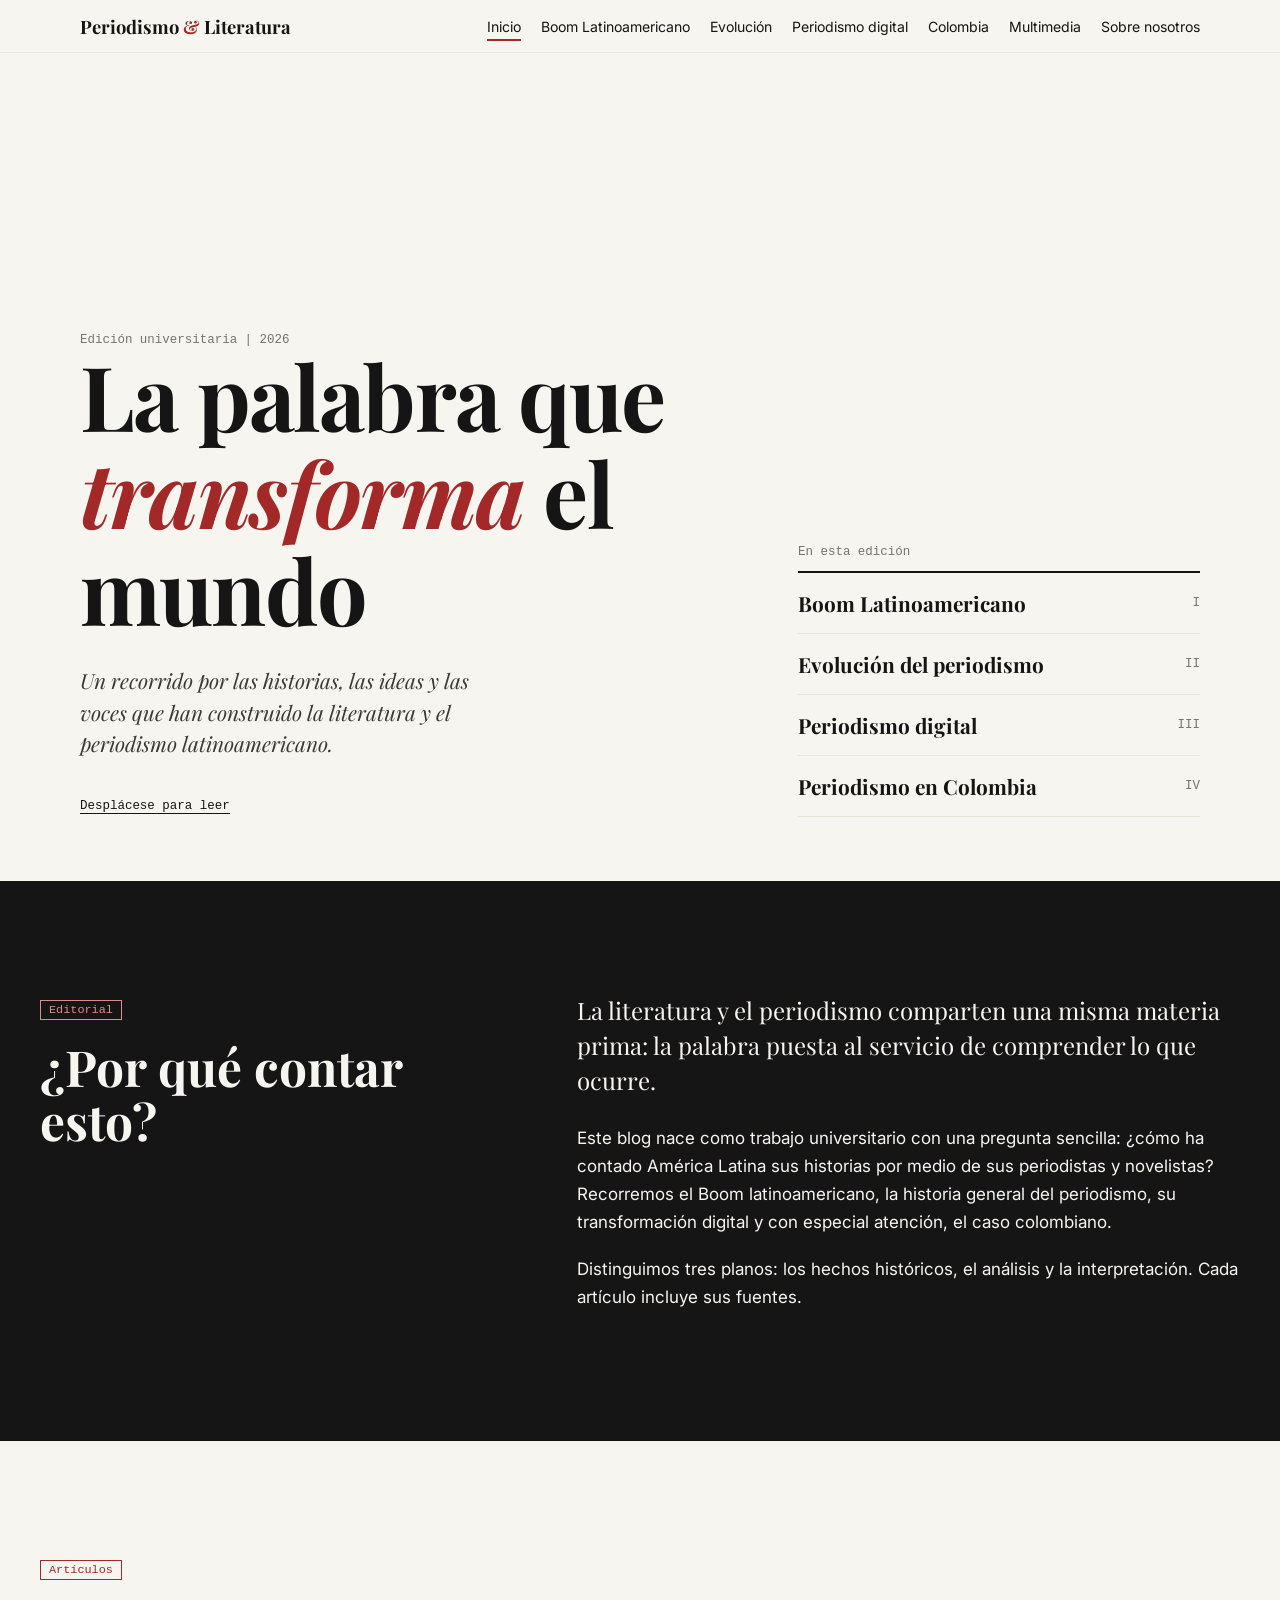
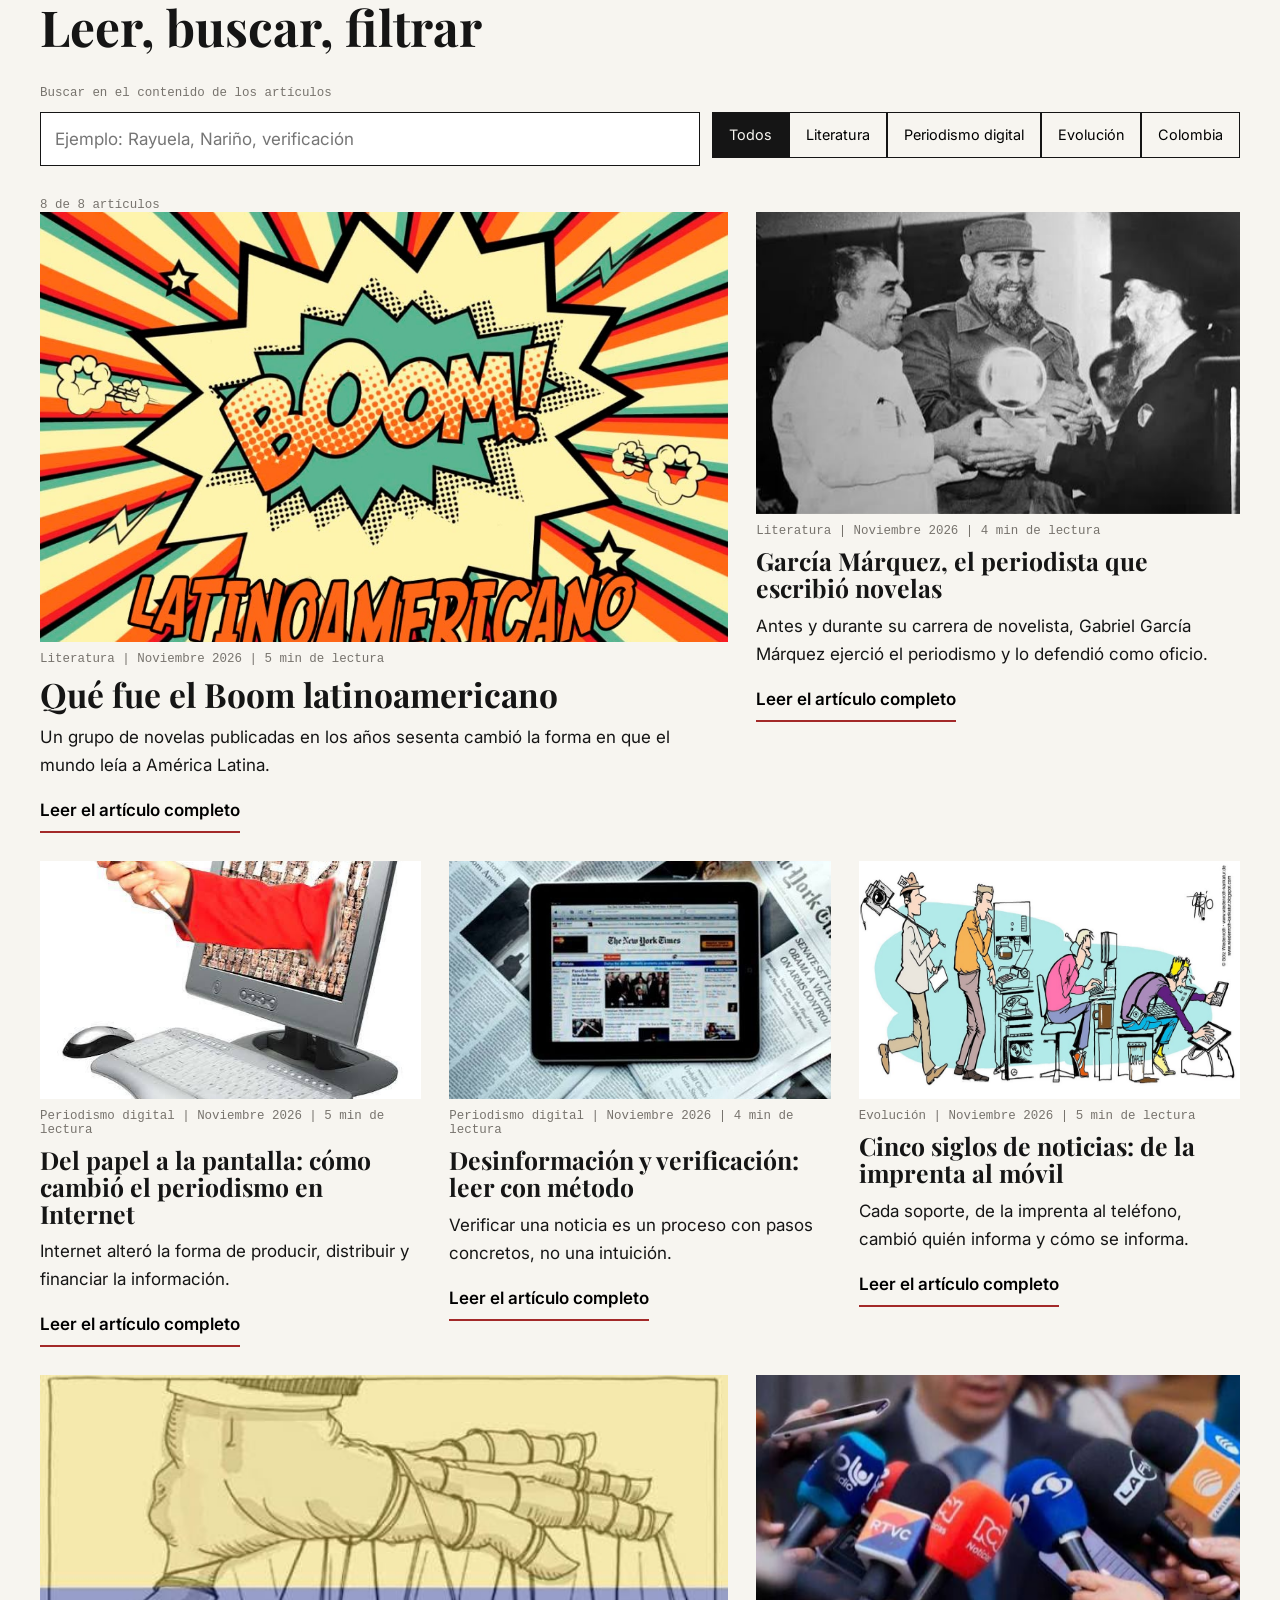
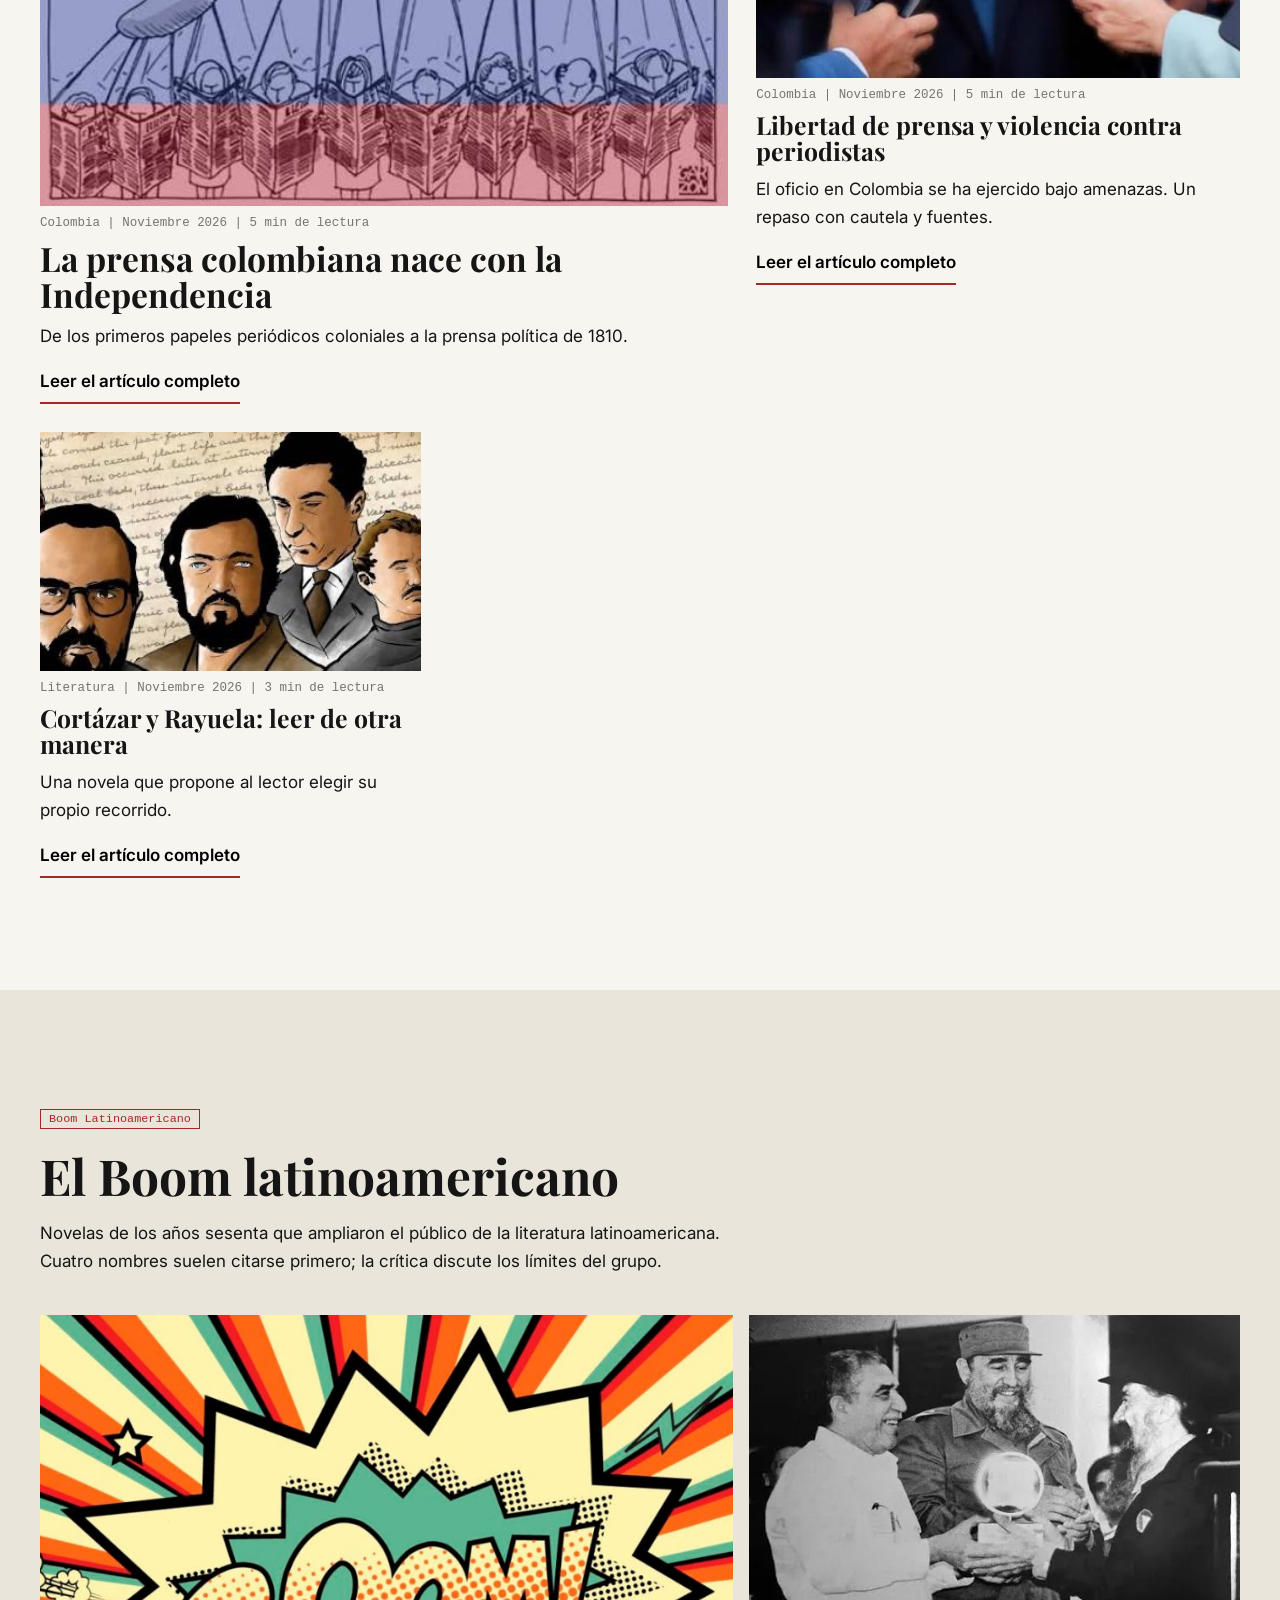
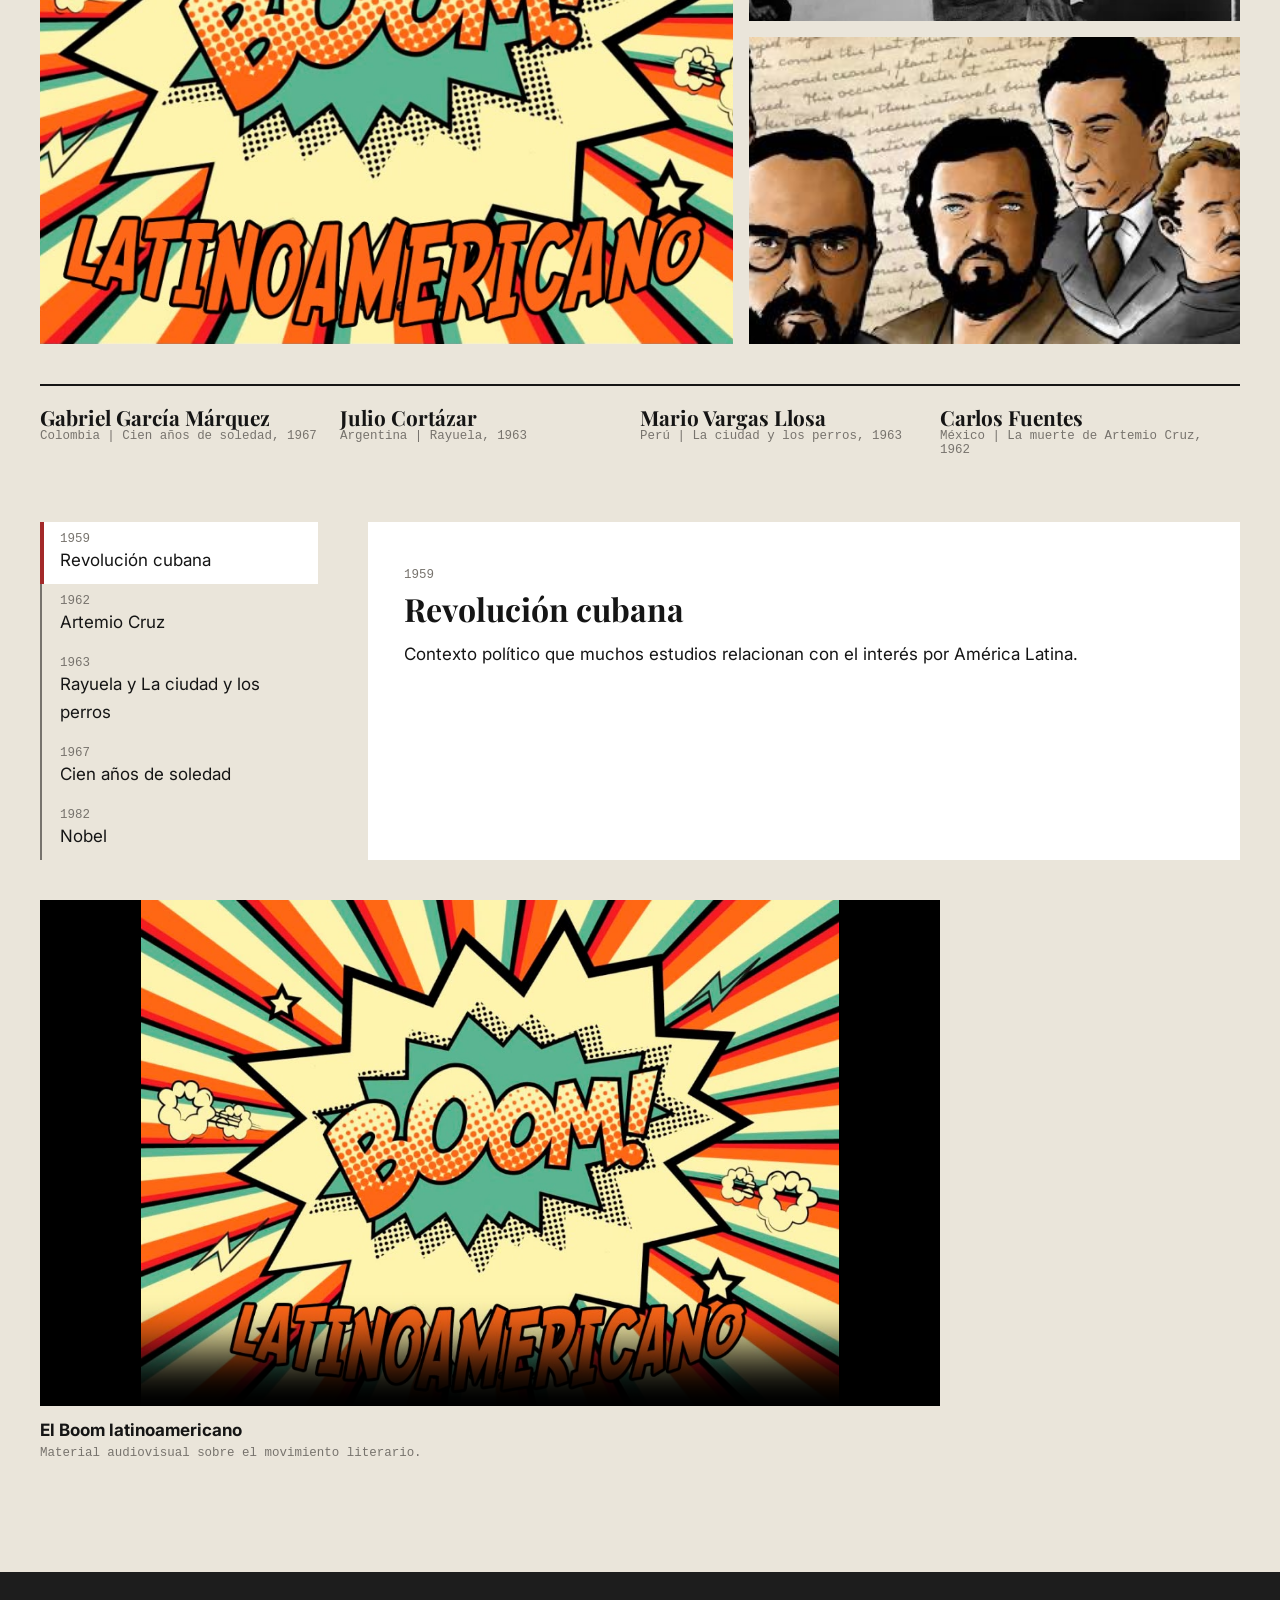
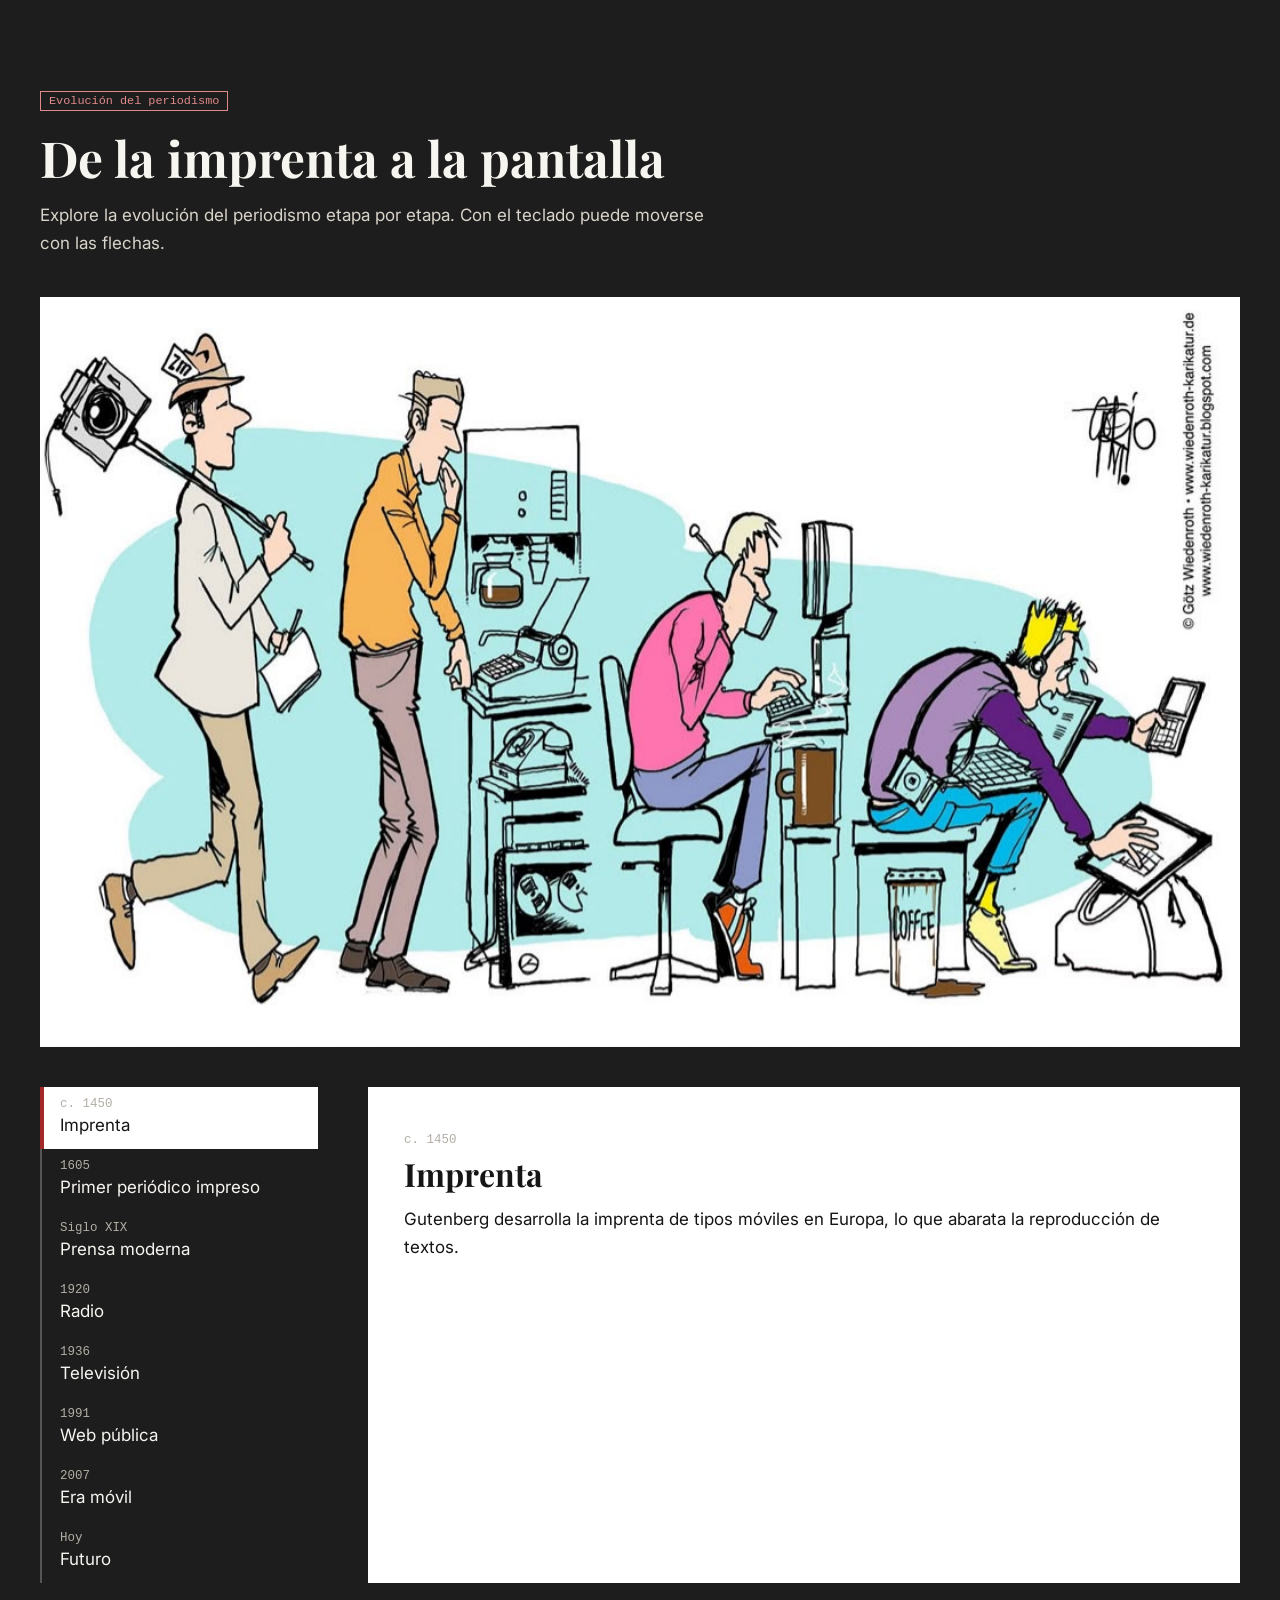
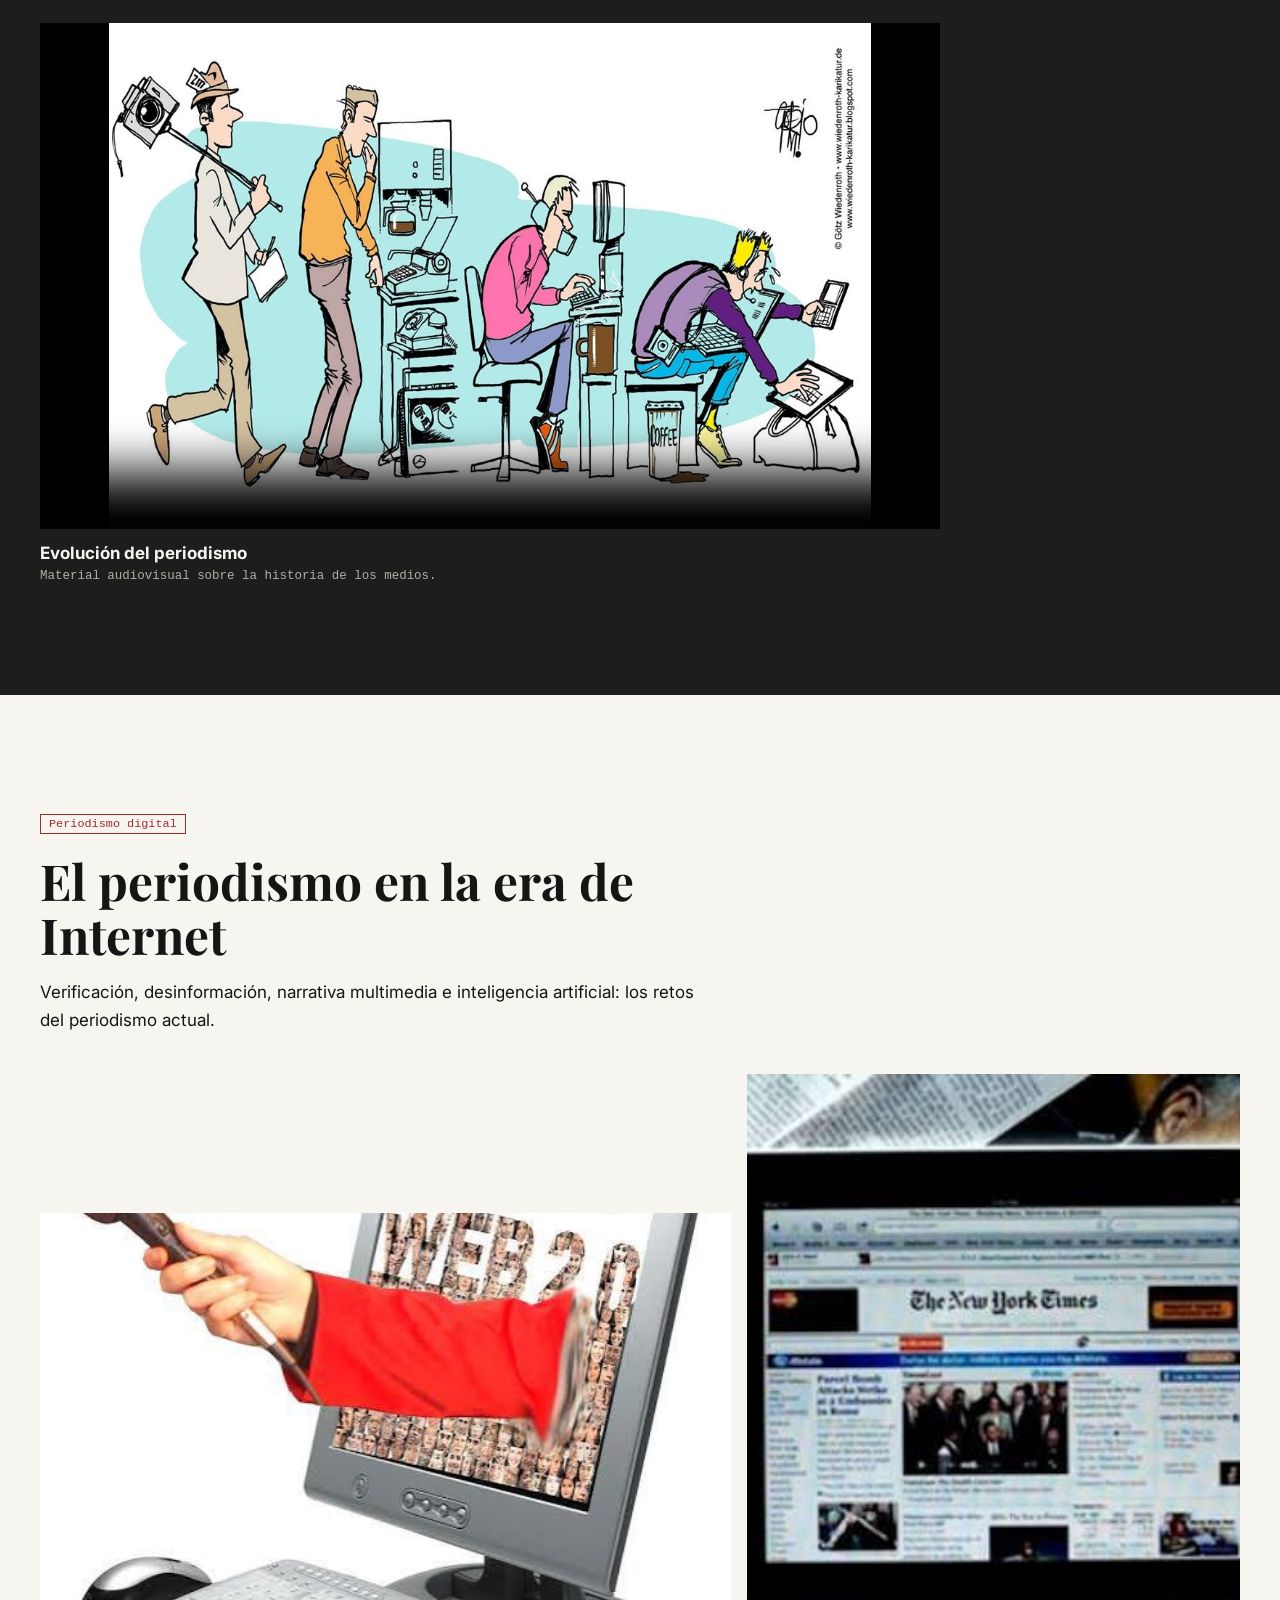
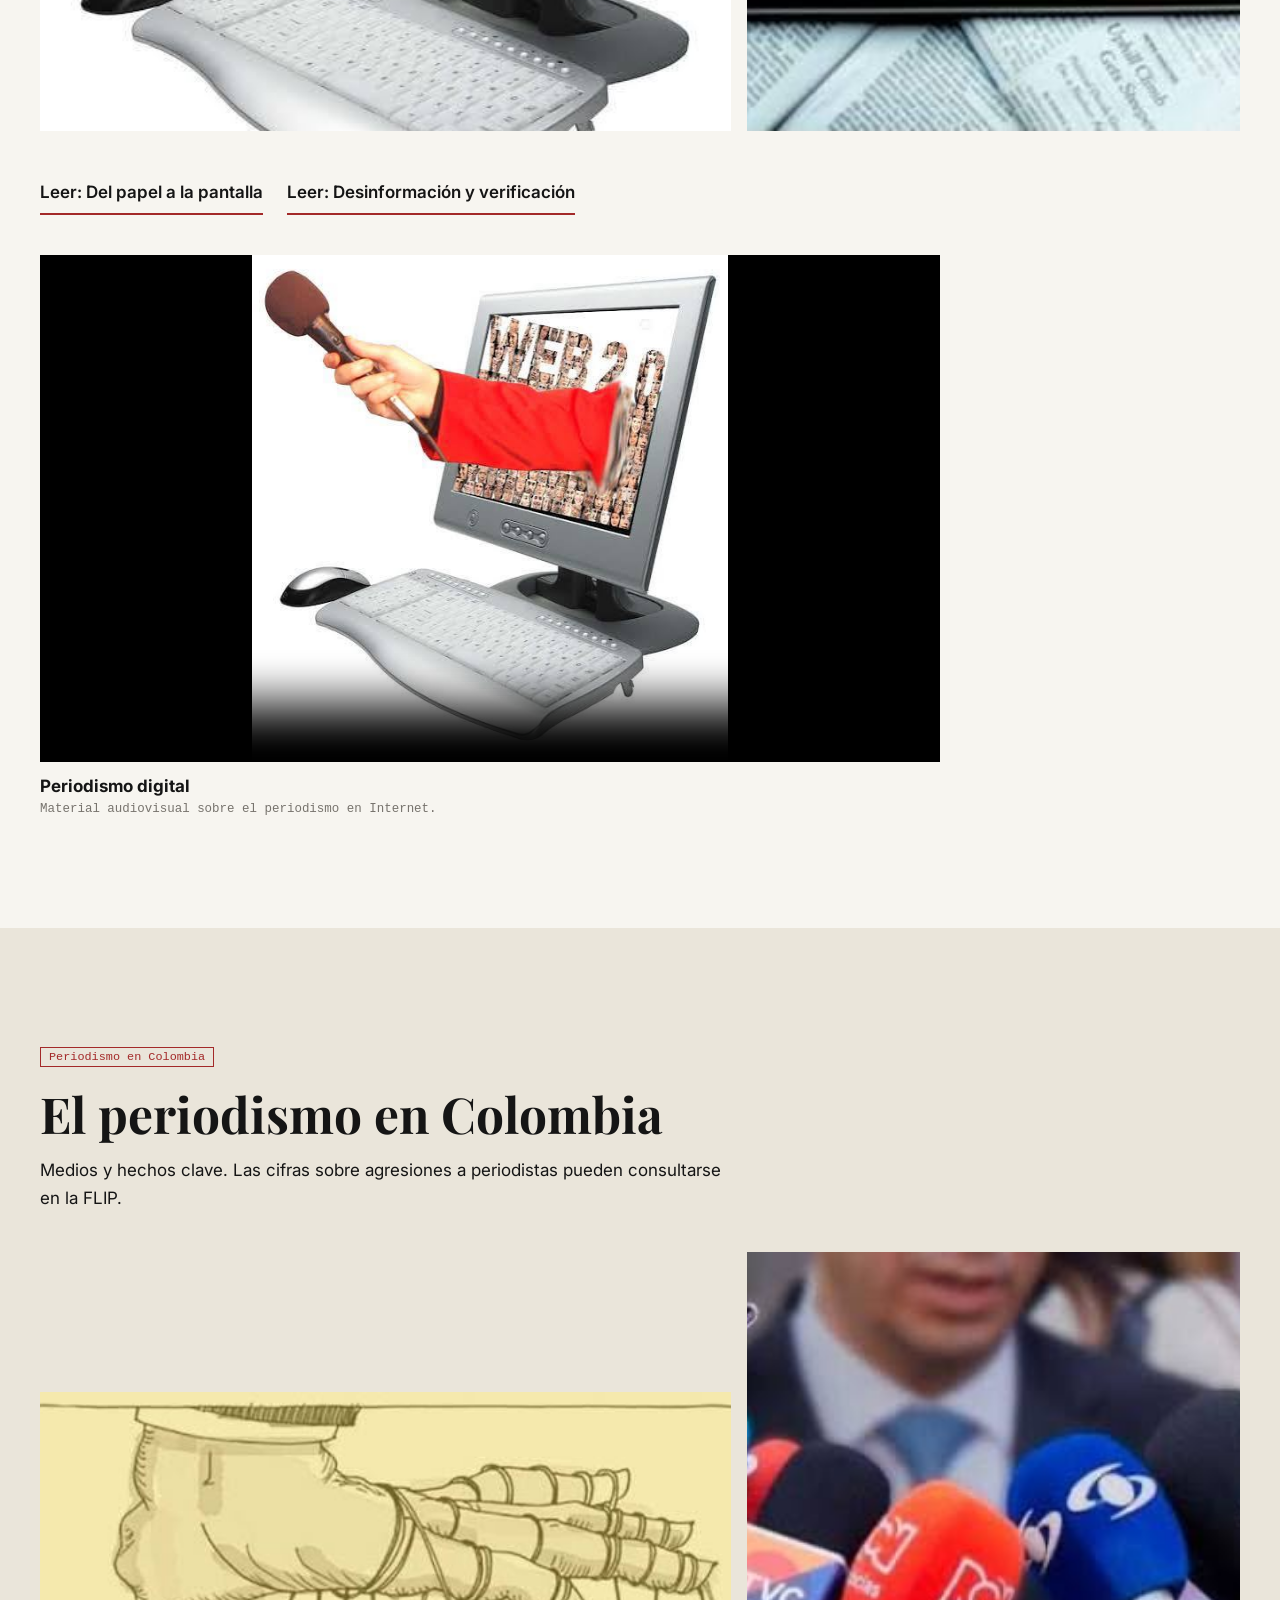
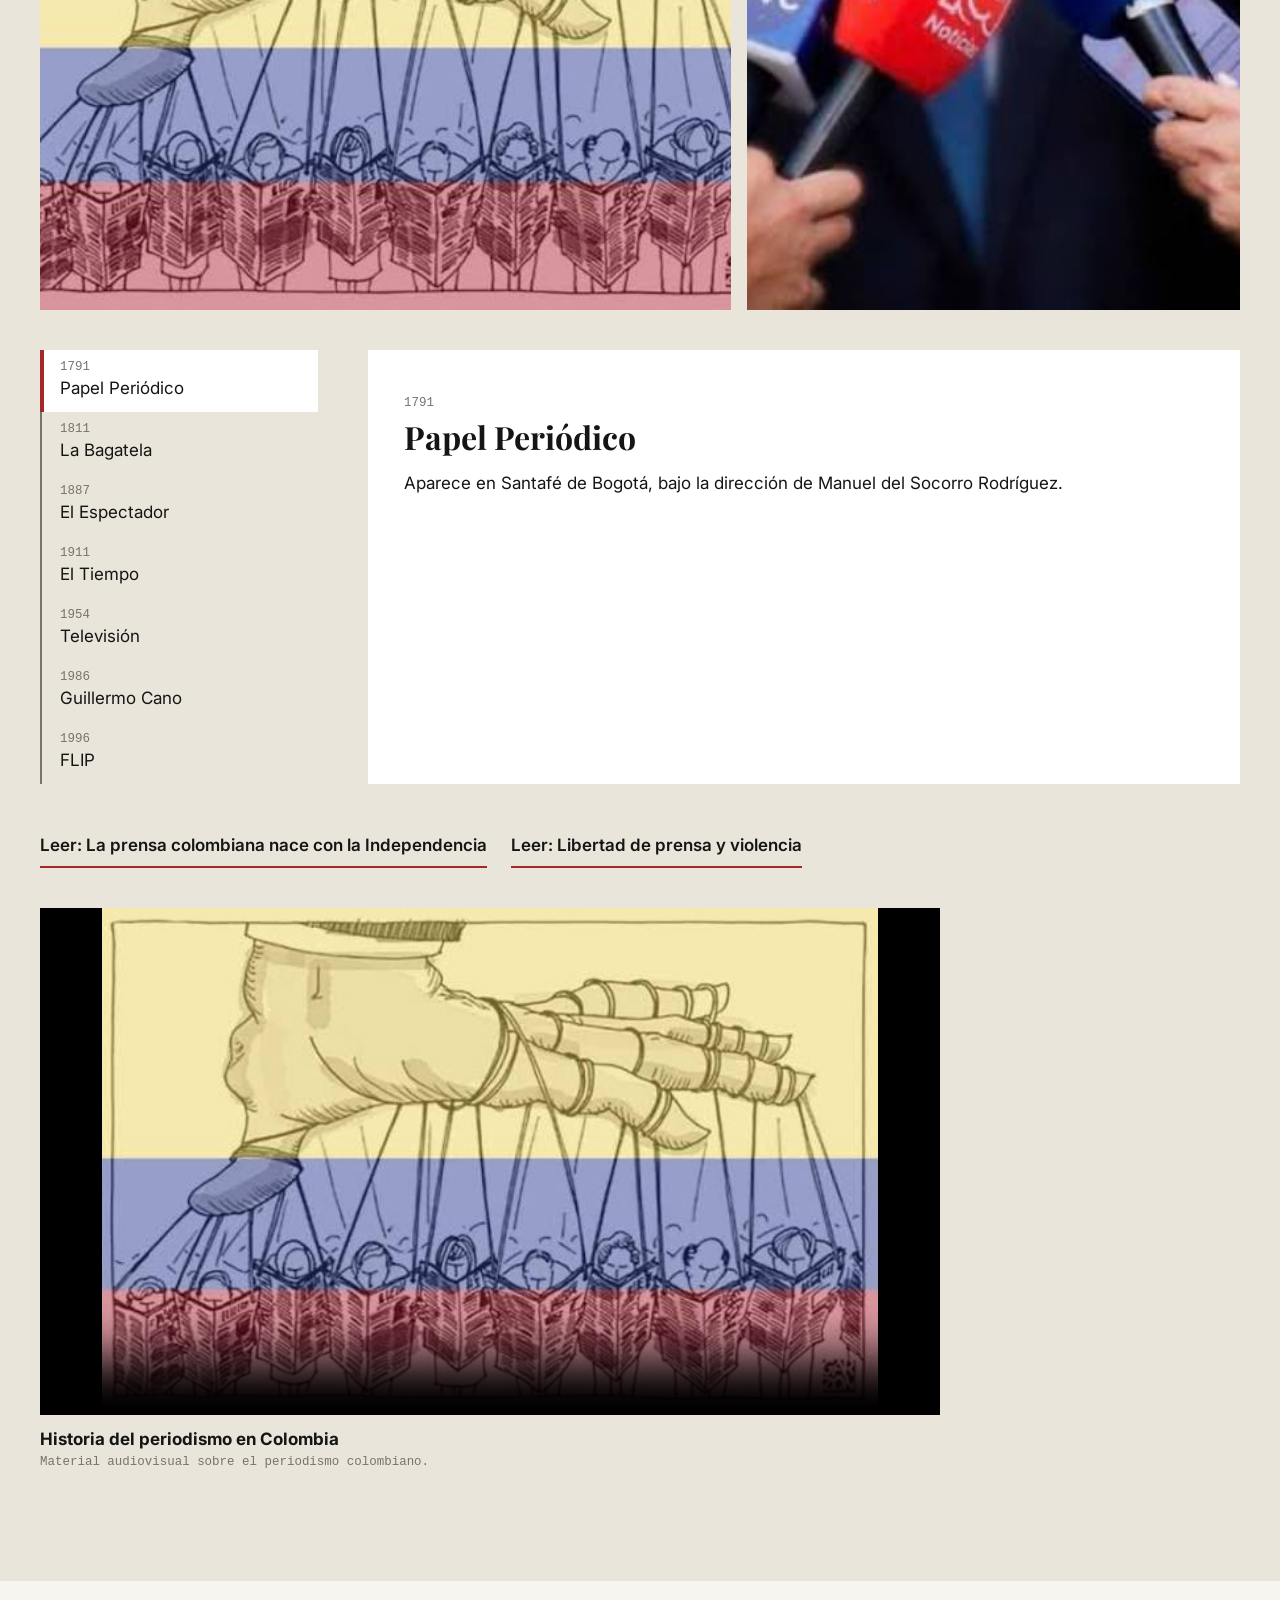
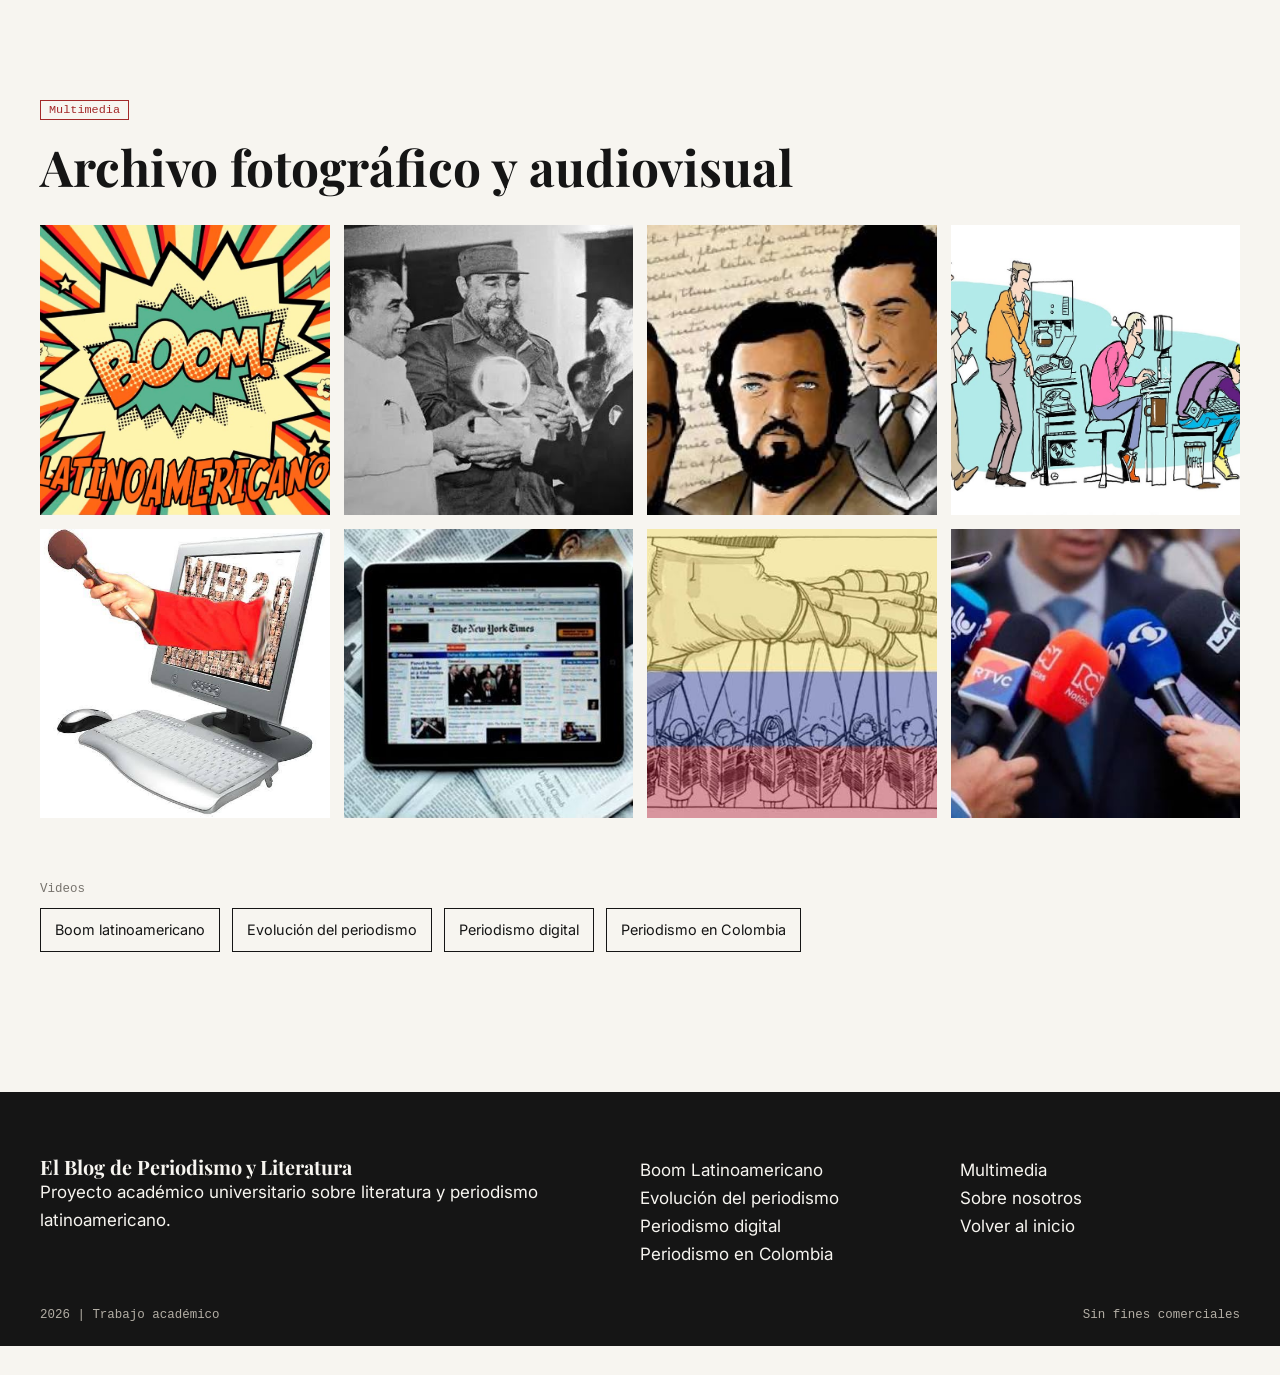
<file: index.html>
<!doctype html>
<html lang="es">

<head>
    <meta charset="utf-8">
    <meta name="viewport" content="width=device-width,initial-scale=1">
    <link rel="preconnect" href="https://fonts.googleapis.com">
    <link rel="preconnect" href="https://fonts.gstatic.com" crossorigin>
    <link
        href="https://fonts.googleapis.com/css2?family=Inter:wght@400;600&family=Playfair+Display:ital,wght@0,700;1,700&display=swap"
        rel="stylesheet">
    <link rel="icon"
        href="data:image/svg+xml,%3Csvg xmlns=%27http://www.w3.org/2000/svg%27 viewBox=%270 0 32 32%27%3E%3Crect width=%2732%27 height=%2732%27 fill=%27%23151515%27/%3E%3Ctext x=%278%27 y=%2724%27 font-size=%2722%27 fill=%27%23A32929%27 font-family=%27serif%27%3EP%3C/text%3E%3C/svg%3E">
    <title>El Blog de Periodismo y Literatura</title>
    <meta name="description"
        content="Revista digital universitaria sobre el Boom latinoamericano, el periodismo digital, la evolución del periodismo y el periodismo en Colombia.">
    <meta property="og:title" content="El Blog de Periodismo y Literatura">
    <meta property="og:description"
        content="Historias, ideas y voces de la literatura y el periodismo latinoamericano.">
    <meta property="og:type" content="website">
    <link rel="stylesheet" href="css/styles.css">
    <link rel="stylesheet" href="css/animations.css">
</head>

<body>
    <a class="skip" href="#main">Saltar al contenido</a>
    <div id="progress" aria-hidden="true"></div>
    <header class="top">
        <div class="bar"><a class="logo" href="#inicio">Periodismo <span>&amp;</span> Literatura</a>
            <button id="burger" aria-expanded="false" aria-controls="menu">Menú</button>
            <nav aria-label="Principal">
                <ul id="menu">
                    <li><a href="#inicio">Inicio</a></li>
                    <li><a href="#boom">Boom Latinoamericano</a></li>
                    <li><a href="#evolucion">Evolución</a></li>
                    <li><a href="#digital">Periodismo digital</a></li>
                    <li><a href="#colombia">Colombia</a></li>
                    <li><a href="#multimedia">Multimedia</a></li>
                    <li><a href="pages/sobre-nosotros.html">Sobre nosotros</a></li>
                </ul>
            </nav>
        </div>
    </header>
    <main id="main">
        <section id="inicio" style="padding:0">
            <div class="hero">
                <div>
                    <p class="meta">Edición universitaria | 2026</p>
                    <h1><span class="w" style="--i:0">La</span> <span class="w" style="--i:1">palabra</span> <span
                            class="w" style="--i:2">que</span> <em class="w" style="--i:3">transforma</em> <span
                            class="w" style="--i:4">el</span> <span class="w" style="--i:5">mundo</span></h1>
                    <p class="sub">Un recorrido por las historias, las ideas y las voces que han construido la
                        literatura y el periodismo latinoamericano.</p><a class="scroll" href="#editorial">Desplácese
                        para leer</a>
                </div>
                <aside aria-label="En esta edición">
                    <p class="meta" style="margin-bottom:12px">En esta edición</p>
                    <ul class="toc">
                        <li><a href="#boom">Boom Latinoamericano <span class="meta">I</span></a></li>
                        <li><a href="#evolucion">Evolución del periodismo <span class="meta">II</span></a></li>
                        <li><a href="#digital">Periodismo digital <span class="meta">III</span></a></li>
                        <li><a href="#colombia">Periodismo en Colombia <span class="meta">IV</span></a></li>
                    </ul>
                </aside>
            </div>
        </section>
        <section class="editorial" id="editorial">
            <div class="cols">
                <div><span class="tag">Editorial</span>
                    <h2>¿Por qué contar esto?</h2>
                </div>
                <div class="reveal">
                    <p class="lead">La literatura y el periodismo comparten una misma materia prima: la palabra puesta
                        al servicio de comprender lo que ocurre.</p>
                    <p>Este blog nace como trabajo universitario con una pregunta sencilla: ¿cómo ha contado América
                        Latina sus historias por medio de sus periodistas y novelistas? Recorremos el Boom latinoamericano, la historia general
                        del periodismo, su transformación digital y con especial atención, el caso colombiano.</p>
                    <p>Distinguimos tres planos: los hechos históricos, el análisis y la interpretación. Cada artículo
                        incluye sus fuentes.</p>
                </div>
            </div>
        </section>
        <section id="articulos">
            <div class="wrap"><span class="tag">Artículos</span>
                <h2>Leer, buscar, filtrar</h2>
                <div class="tools"><label for="search" class="meta" style="width:100%">Buscar en el contenido de los
                        artículos</label><input id="search" type="search"
                        placeholder="Ejemplo: Rayuela, Nariño, verificación">
                    <div id="chips" role="group" aria-label="Filtrar por categoría"></div>
                </div>
                <p class="meta" id="count" aria-live="polite"></p>
                <div class="grid" id="cards"></div>
                <p id="empty">Ningún artículo coincide. Pruebe con otra palabra o cambie la categoría.</p>
            </div>
        </section>
        <section id="boom" class="band">
            <div class="wrap"><span class="tag">Boom Latinoamericano</span>
                <h2>El Boom latinoamericano</h2>
                <p class="reveal lede">Novelas de los años sesenta que ampliaron el público de la literatura
                    latinoamericana. Cuatro nombres suelen citarse primero; la crítica discute los límites del grupo.
                </p>
                <div class="mosaic">
                    <figure class="frame "><img src="images/BoomLatinoamericano.jpeg"
                            alt="Imagen sobre el Boom latinoamericano" loading="lazy" decoding="async"
                            onerror="this.remove()">
                        <div class="ph">BoomLatinoamericano.jpeg<br>(pendiente)</div>
                    </figure>
                    <figure class="frame "><img src="images/BoomLatinoamericano2.jpeg"
                            alt="Segunda imagen sobre el Boom latinoamericano" loading="lazy" decoding="async"
                            onerror="this.remove()">
                        <div class="ph">BoomLatinoamericano2.jpeg<br>(pendiente)</div>
                    </figure>
                    <figure class="frame "><img src="images/BoomLatinoamericano3.jpeg"
                            alt="Tercera imagen sobre el Boom latinoamericano" loading="lazy" decoding="async"
                            onerror="this.remove()">
                        <div class="ph">BoomLatinoamericano3.jpeg<br>(pendiente)</div>
                    </figure>
                </div>
                <div class="authors reveal">
                    <div>
                        <h3>Gabriel García Márquez</h3>
                        <p class="meta">Colombia | Cien años de soledad, 1967</p>
                    </div>
                    <div>
                        <h3>Julio Cortázar</h3>
                        <p class="meta">Argentina | Rayuela, 1963</p>
                    </div>
                    <div>
                        <h3>Mario Vargas Llosa</h3>
                        <p class="meta">Perú | La ciudad y los perros, 1963</p>
                    </div>
                    <div>
                        <h3>Carlos Fuentes</h3>
                        <p class="meta">México | La muerte de Artemio Cruz, 1962</p>
                    </div>
                </div>
                <div class="tl" data-tl="boom"></div>
                <div data-video="boom"></div>
            </div>
        </section>
        <section id="evolucion" class="dark">
            <div class="wrap"><span class="tag">Evolución del periodismo</span>
                <h2>De la imprenta a la pantalla</h2>
                <p class="lede" style="margin-bottom:var(--s5)">Explore la evolución del periodismo etapa por etapa. Con
                    el teclado puede moverse con las flechas.</p>
                <figure class="frame wide"><img src="images/EvolucionDelPeriodismo.jpeg"
                        alt="Imagen sobre la evolución del periodismo" loading="lazy" decoding="async"
                        onerror="this.remove()">
                    <div class="ph">EvolucionDelPeriodismo.jpeg<br>(pendiente)</div>
                </figure>
                <div class="tl" data-tl="evo"></div>
                <div data-video="evo"></div>
            </div>
        </section>
        <section id="digital">
            <div class="wrap"><span class="tag">Periodismo digital</span>
                <h2>El periodismo en la era de Internet</h2>
                <p class="lede">Verificación, desinformación, narrativa multimedia e inteligencia artificial: los retos
                    del periodismo actual.</p>
                <div class="duo">
                    <figure class="frame "><img src="images/PeriodismoDigital.jpeg"
                            alt="Imagen sobre el periodismo digital" loading="lazy" decoding="async"
                            onerror="this.remove()">
                        <div class="ph">PeriodismoDigital.jpeg<br>(pendiente)</div>
                    </figure>
                    <figure class="frame "><img src="images/PeriodismoDigital2.jpeg"
                            alt="Segunda imagen sobre el periodismo digital" loading="lazy" decoding="async"
                            onerror="this.remove()">
                        <div class="ph">PeriodismoDigital2.jpeg<br>(pendiente)</div>
                    </figure>
                </div>
                <p class="more"><a href="#articulos" data-open="a3">Leer: Del papel a la pantalla</a><a
                        href="#articulos" data-open="a4">Leer: Desinformación y verificación</a></p>
                <div data-video="dig"></div>
            </div>
        </section>
        <section id="colombia" class="band">
            <div class="wrap"><span class="tag">Periodismo en Colombia</span>
                <h2>El periodismo en Colombia</h2>
                <p class="lede">Medios y hechos clave. Las cifras sobre agresiones a periodistas pueden consultarse en
                    la FLIP.</p>
                <div class="duo">
                    <figure class="frame "><img src="images/PeriodismoEnColombia.jpeg"
                            alt="Imagen sobre el periodismo en Colombia" loading="lazy" decoding="async"
                            onerror="this.remove()">
                        <div class="ph">PeriodismoEnColombia.jpeg<br>(pendiente)</div>
                    </figure>
                    <figure class="frame "><img src="images/PeriodismoEnColombia2.jpeg"
                            alt="Segunda imagen sobre el periodismo en Colombia" loading="lazy" decoding="async"
                            onerror="this.remove()">
                        <div class="ph">PeriodismoEnColombia2.jpeg<br>(pendiente)</div>
                    </figure>
                </div>
                <div class="tl" data-tl="col"></div>
                <p class="more"><a href="#articulos" data-open="a6">Leer: La prensa colombiana nace con la
                        Independencia</a><a href="#articulos" data-open="a7">Leer: Libertad de prensa y violencia</a>
                </p>
                <div data-video="col"></div>
            </div>
        </section>
        <section id="multimedia">
            <div class="wrap"><span class="tag">Multimedia</span>
                <h2>Archivo fotográfico y audiovisual</h2>
                <div class="gallery" id="gallery"></div>
                <p class="meta" style="margin-bottom:12px">Videos</p>
                <div class="vlinks"><a href="#boom">Boom latinoamericano</a><a href="#evolucion">Evolución del
                        periodismo</a><a href="#digital">Periodismo digital</a><a href="#colombia">Periodismo en
                        Colombia</a></div>
            </div>
        </section>
    </main>
    <dialog id="reader" aria-label="Artículo">
        <div class="dlg"></div>
    </dialog>
    <dialog id="lightbox" aria-label="Imagen ampliada">
        <div class="dlg"></div>
    </dialog>
    <footer>
        <div class="wrap">
            <div>
                <h3>El Blog de Periodismo y Literatura</h3>
                <p>Proyecto académico universitario sobre literatura y periodismo latinoamericano.</p>
            </div>
            <nav aria-label="Pie">
                <ul>
                    <li><a href="#boom">Boom Latinoamericano</a></li>
                    <li><a href="#evolucion">Evolución del periodismo</a></li>
                    <li><a href="#digital">Periodismo digital</a></li>
                    <li><a href="#colombia">Periodismo en Colombia</a></li>
                </ul>
            </nav>
            <ul>
                <li><a href="#multimedia">Multimedia</a></li>
                <li><a href="pages/sobre-nosotros.html">Sobre nosotros</a></li>
                <li><a href="#inicio">Volver al inicio</a></li>
            </ul>
        </div>
        <div class="end"><span>2026 | Trabajo académico</span><span>Sin fines comerciales</span></div>
    </footer>
    <button id="up" aria-label="Volver arriba">&uarr;</button>
    <script src="js/articles.js"></script>
    <script src="js/main.js"></script>
</body>

</html>
</file>
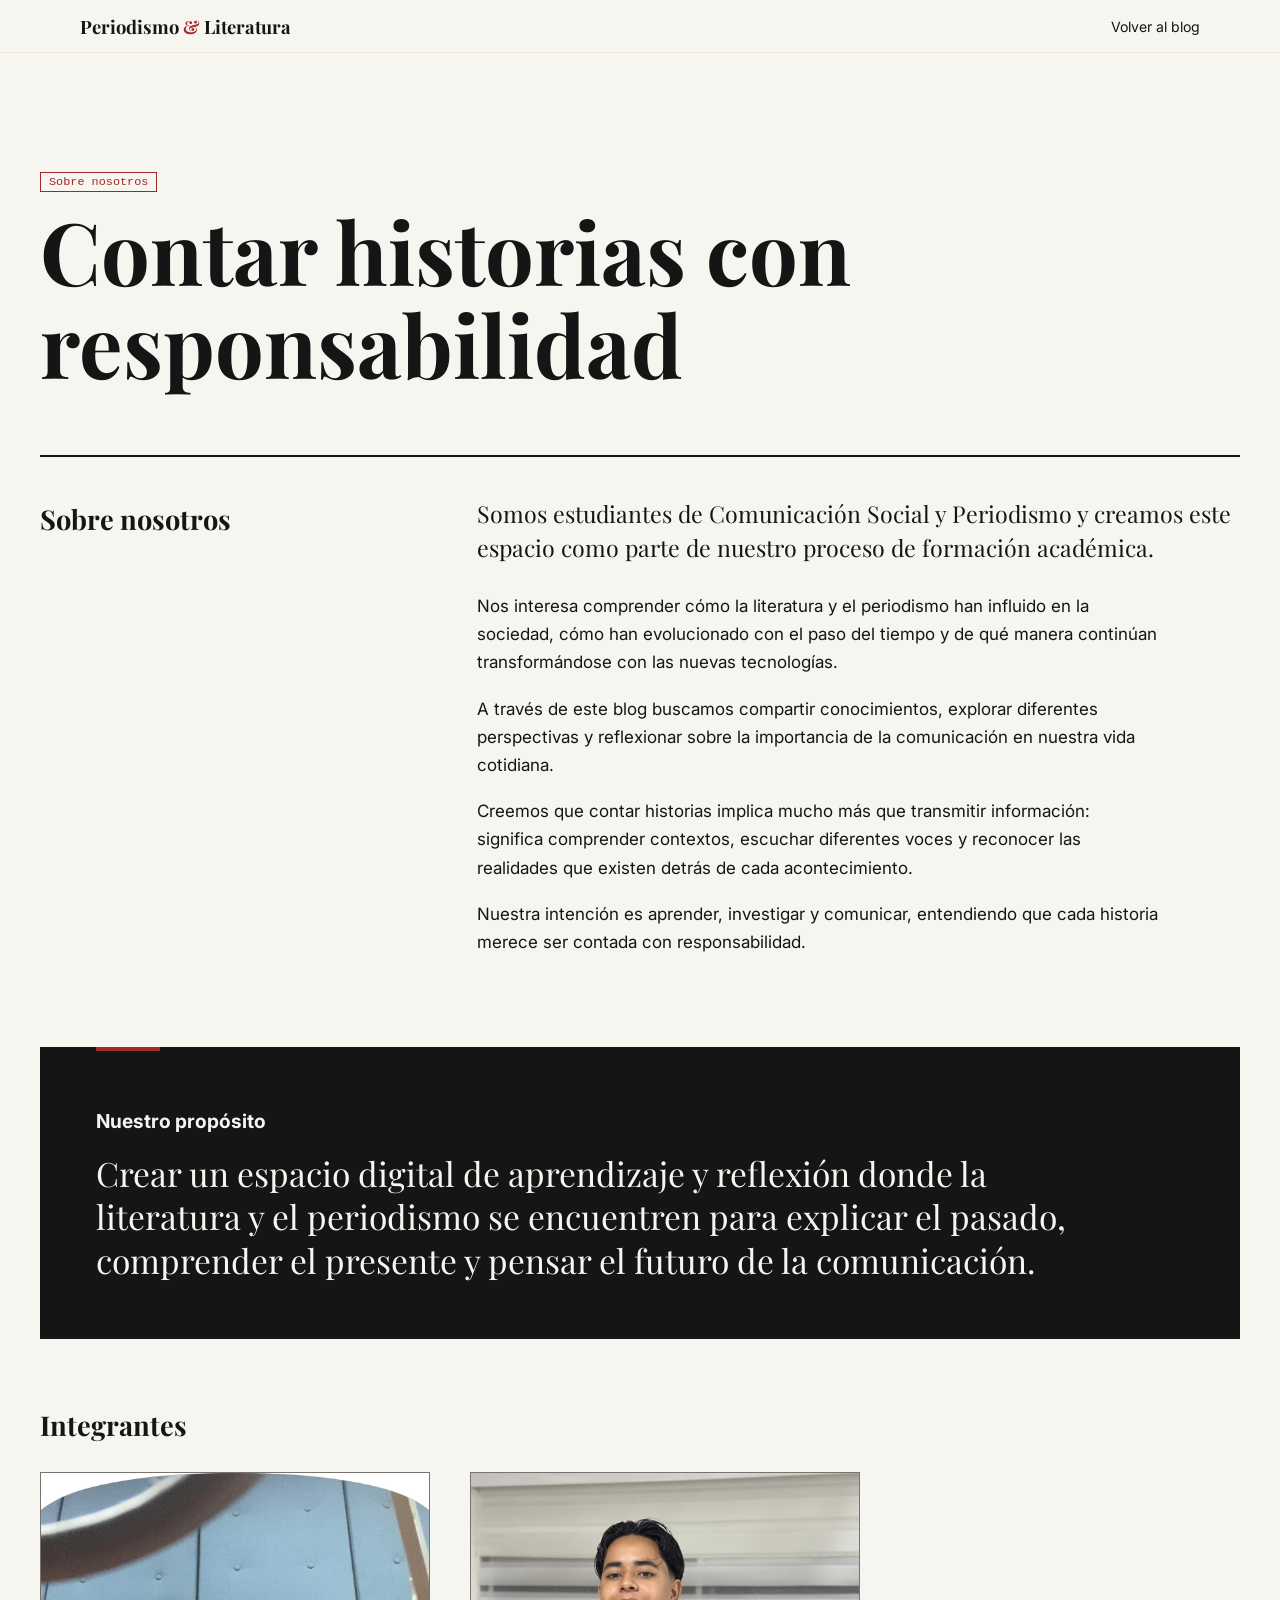
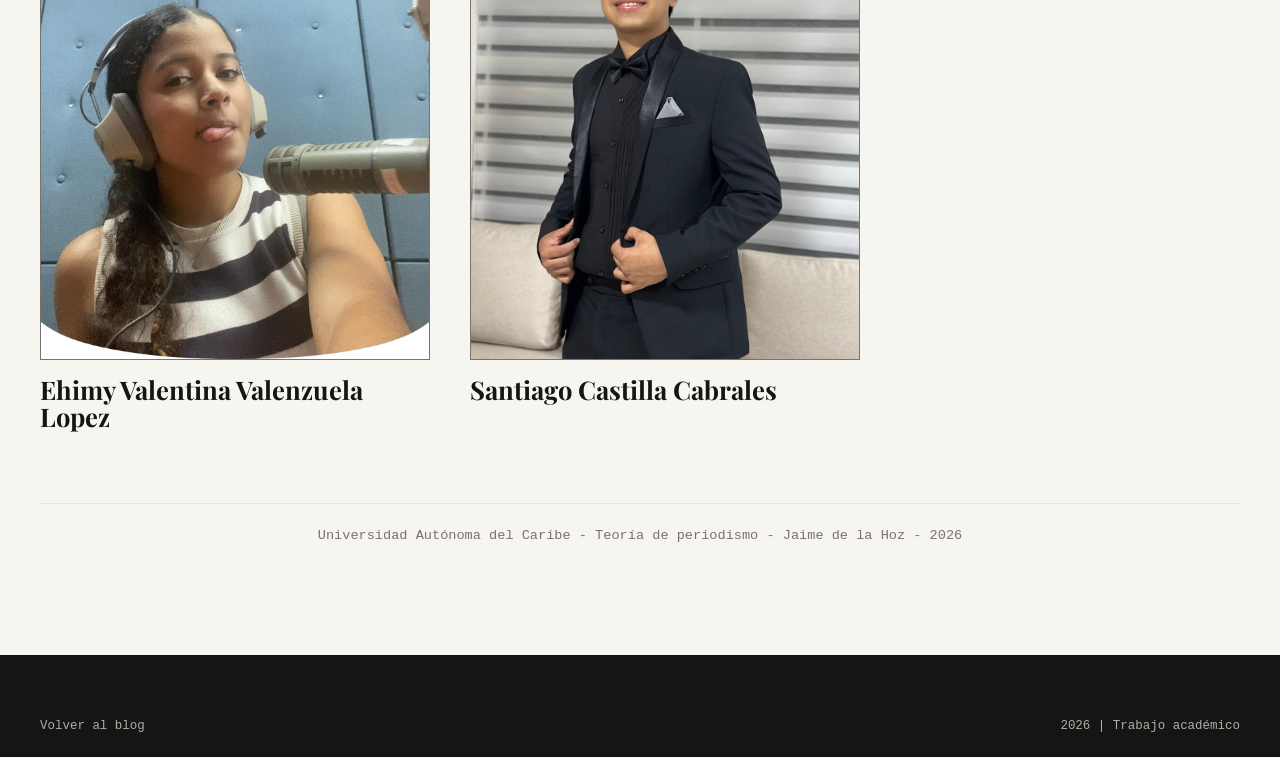
<file: pages/sobre-nosotros.html>
<!doctype html>
<html lang="es">

<head>
    <meta charset="utf-8">
    <meta name="viewport" content="width=device-width,initial-scale=1">
    <link rel="preconnect" href="https://fonts.googleapis.com">
    <link rel="preconnect" href="https://fonts.gstatic.com" crossorigin>
    <link
        href="https://fonts.googleapis.com/css2?family=Inter:wght@400;600&family=Playfair+Display:ital,wght@0,700;1,700&display=swap"
        rel="stylesheet">
    <link rel="icon"
        href="data:image/svg+xml,%3Csvg xmlns=%27http://www.w3.org/2000/svg%27 viewBox=%270 0 32 32%27%3E%3Crect width=%2732%27 height=%2732%27 fill=%27%23151515%27/%3E%3Ctext x=%278%27 y=%2724%27 font-size=%2722%27 fill=%27%23A32929%27 font-family=%27serif%27%3EP%3C/text%3E%3C/svg%3E">
    <title>Sobre nosotros | El Blog de Periodismo y Literatura</title>
    <meta name="description" content="Presentación del grupo y propósito académico del blog.">
    <link rel="stylesheet" href="../css/styles.css">
</head>

<body>
    <header class="top">
        <div class="bar"><a class="logo" href="../index.html">Periodismo <span>&amp;</span> Literatura</a>
            <nav aria-label="Principal"><a href="../index.html">Volver al blog</a></nav>
        </div>
    </header>
    <main id="main">
        <section>
            <div class="wrap"><span class="tag">Sobre nosotros</span>
                <h1 style="font-size:clamp(2.6rem,7vw,5.4rem);max-width:18ch;margin-bottom:var(--s6)">Contar historias
                    con responsabilidad</h1>
                <div class="about">
                    <h2>Sobre nosotros</h2>
                    <div>
                        <p class="lead">Somos estudiantes de Comunicación Social y Periodismo y creamos este espacio
                            como parte de nuestro proceso de formación académica.</p>
                        <p>Nos interesa comprender cómo la literatura y el periodismo han influido en la sociedad, cómo
                            han evolucionado con el paso del tiempo y de qué manera continúan transformándose con las
                            nuevas tecnologías.</p>
                        <p>A través de este blog buscamos compartir conocimientos, explorar diferentes perspectivas y
                            reflexionar sobre la importancia de la comunicación en nuestra vida cotidiana.</p>
                        <p>Creemos que contar historias implica mucho más que transmitir información: significa
                            comprender contextos, escuchar diferentes voces y reconocer las realidades que existen
                            detrás de cada acontecimiento.</p>
                        <p>Nuestra intención es aprender, investigar y comunicar, entendiendo que cada historia merece
                            ser contada con responsabilidad.</p>
                    </div>
                </div>
                <div class="purpose">
                    <h2>Nuestro propósito</h2>
                    <p>Crear un espacio digital de aprendizaje y reflexión donde la literatura y el periodismo se
                        encuentren para explicar el pasado, comprender el presente y pensar el futuro de la
                        comunicación.</p>
                </div>
                <h2 style="font-size:1.7rem">Integrantes</h2>
                <div class="profiles">
                    <article class="profile">
                        <div class="frame"><img src="../images/integrantes/ehimy-valentina.jpg"
                                alt="Fotografía de Ehimy Valentina Valenzuela Lopez" loading="lazy" decoding="async"
                                onerror="this.remove()">
                            <div class="pph">Fotografía de Ehimy Valentina Valenzuela
                                Lopez<br>images/integrantes/ehimy-valentina.jpg</div>
                        </div>
                        <h3>Ehimy Valentina Valenzuela Lopez</h3>
                    </article>
                    <article class="profile">
                        <div class="frame"><img src="../images/integrantes/santiago-castilla.jpg"
                                alt="Fotografía de Santiago Castilla Cabrales" loading="lazy" decoding="async"
                                onerror="this.remove()">
                            <div class="pph">Fotografía de Santiago Castilla
                                Cabrales<br>images/integrantes/santiago-castilla.jpg</div>
                        </div>
                        <h3>Santiago Castilla Cabrales</h3>
                    </article>
                </div>
                <p class="credit">Universidad Autónoma del Caribe - Teoría de periodismo - Jaime de la Hoz - 2026</p>
            </div>
        </section>
    </main>
    <footer>
        <div class="end"><a href="../index.html">Volver al blog</a><span>2026 | Trabajo académico</span></div>
    </footer>
</body>

</html>
</file>
<file: css/styles.css>
:root{--s1:4px;--s2:8px;--s3:16px;--s4:24px;--s5:40px;--s6:64px;--s7:96px;--gutter:clamp(20px,5vw,40px);--sec:clamp(64px,9vw,112px);--max:1200px;--read:62ch;--ink:#151515;--paper:#F7F5F0;--ivory:#EAE5DA;--red:#A32929;--gray:#77736D;--white:#fff;
--serif:'Playfair Display','Cormorant Garamond',Georgia,serif;--sans:'Inter','Manrope',system-ui,sans-serif;--mono:ui-monospace,'SFMono-Regular',Menlo,monospace}
*{box-sizing:border-box;margin:0}html{scroll-behavior:smooth;scroll-padding-top:70px}
body{background:var(--paper);color:var(--ink);font:17px/1.65 var(--sans)}
img,video{max-width:100%;display:block}a{color:inherit}
:focus-visible{outline:3px solid var(--red);outline-offset:3px}
.skip{position:absolute;left:-999px}.skip:focus{left:8px;top:8px;background:var(--white);padding:8px;z-index:99}
#progress{position:fixed;top:0;left:0;height:3px;width:0;background:var(--red);z-index:60}
header.top{position:sticky;top:0;z-index:50;background:rgba(247,245,240,.94);backdrop-filter:blur(8px);border-bottom:1px solid var(--ivory);transition:transform .35s}
header.top.hide{transform:translateY(-100%)}
.bar{max-width:var(--max);margin:auto;padding:12px var(--gutter);display:flex;align-items:center;justify-content:space-between;gap:16px}
.logo{font:700 1.15rem var(--serif);text-decoration:none}.logo span{color:var(--red)}
header nav ul{display:flex;gap:20px;list-style:none;padding:0}header nav a{text-decoration:none;font-size:.88rem;padding:4px 0;border-bottom:2px solid transparent}
header nav a:hover,header nav a[aria-current=true]{border-color:var(--red)}
#burger{display:none;background:none;border:1px solid var(--ink);padding:8px 12px;font:inherit;cursor:pointer}
main section{padding:var(--sec) var(--gutter)}.wrap{max-width:var(--max);margin:auto}
.meta{font:.78rem var(--mono);color:var(--gray)}
h1,h2,h3{font-family:var(--serif);line-height:1.08;font-weight:700}
h2{font-size:clamp(1.9rem,4vw,3.1rem);max-width:20ch;margin-top:var(--s2)}
.hero{min-height:92vh;display:grid;grid-template-columns:1.25fr .75fr;gap:48px;align-items:end;max-width:var(--max);margin:auto;padding:var(--s6) var(--gutter)}
.hero h1{font-size:clamp(2.4rem,7vw,6rem);letter-spacing:-.02em}
.hero h1 em{font-style:italic;color:var(--red)}
.hero p.sub{font:italic 1.3rem/1.5 var(--serif);max-width:34ch;margin-top:28px;color:#3b3935}
.frame{position:relative;aspect-ratio:3/4;background:var(--ivory);overflow:hidden}
.frame img{position:relative;z-index:1;width:100%;height:100%;object-fit:cover}
.ph{overflow-wrap:anywhere;position:absolute;inset:0;display:flex;align-items:center;justify-content:center;text-align:center;padding:16px;font:.8rem var(--mono);color:var(--gray);background:repeating-linear-gradient(45deg,var(--ivory),var(--ivory) 14px,#e2dccf 14px,#e2dccf 28px)}
.scroll{margin-top:40px;display:inline-block;font:.78rem var(--mono);text-decoration:none;border-bottom:1px solid var(--ink)}
.editorial{background:var(--ink);color:var(--paper)}
.editorial .cols{display:grid;grid-template-columns:5fr 7fr;gap:var(--s6);max-width:var(--max);margin:auto}
.editorial p{margin-bottom:1.1em;max-width:62ch}.editorial .lead{font:1.5rem/1.45 var(--serif)}
.tag{display:inline-block;font:.74rem var(--mono);color:var(--red);border:1px solid var(--red);padding:2px 8px;margin-bottom:12px}
.editorial .tag,.dark .tag{color:#e08a8a;border-color:#e08a8a}
.tools{display:flex;flex-wrap:wrap;gap:12px;margin:32px 0}
.tools input{flex:1 1 260px;padding:12px 14px;border:1px solid var(--ink);background:var(--white);font:inherit}
.chip{padding:10px 16px;border:1px solid var(--ink);background:none;font:inherit;font-size:.9rem;cursor:pointer}
.chip[aria-pressed=true]{background:var(--ink);color:var(--paper)}
.grid{display:grid;grid-template-columns:repeat(12,1fr);gap:28px}
.card{grid-column:span 4;display:flex;flex-direction:column;gap:10px}
.card:nth-child(5n+1){grid-column:span 7}.card:nth-child(5n+2){grid-column:span 5}
.card .frame{aspect-ratio:16/10}.card h3{font-size:1.55rem}.card:nth-child(5n+1) h3{font-size:2.1rem}
.card button.read{align-self:flex-start;background:none;border:0;border-bottom:2px solid var(--red);font:inherit;font-weight:600;cursor:pointer;padding:2px 0}
.card .frame img{transition:transform .8s}
#empty{display:none;padding:32px 0;color:var(--gray)}
.band{background:var(--ivory)}
.tl{display:grid;grid-template-columns:minmax(200px,280px) 1fr;gap:48px;margin-top:40px}
.tl ol{list-style:none;padding:0;border-left:2px solid var(--gray)}
.tl li button{display:block;width:100%;text-align:left;background:none;border:0;border-left:4px solid transparent;padding:10px 16px;margin-left:-2px;font:inherit;color:inherit;cursor:pointer}
.tl li button[aria-selected=true]{border-color:var(--red);background:var(--white);color:var(--ink)}
.tl li .meta{display:block}
.tl .panel{background:var(--white);color:var(--ink);padding:36px;min-height:260px;animation:fade .4s}.tl .panel h3{font-size:2rem;margin:6px 0 14px}
@keyframes fade{from{opacity:0;transform:translateY(6px)}}
.authors{display:grid;grid-template-columns:repeat(auto-fit,minmax(220px,1fr));margin-top:40px;border-top:2px solid var(--ink)}
.authors div{padding:20px 20px 24px 0;border-bottom:1px solid var(--ivory)}.authors h3{font-size:1.3rem}
.dark{background:#1d1d1d;color:var(--paper)}.dark .meta{color:#b3aea5}.dark .tl ol{border-color:#555}
.gallery{display:grid;grid-template-columns:repeat(4,1fr);gap:14px;margin:32px 0 64px}
.gallery button{padding:0;border:0;background:none;cursor:pointer}.gallery .frame{aspect-ratio:1}
dialog{border:0;padding:0;max-width:min(860px,94vw);width:100%;max-height:90vh;background:var(--paper);color:var(--ink)}
dialog::backdrop{background:rgba(21,21,21,.8)}
.dlg{padding:40px;overflow:auto;max-height:90vh}.dlg h2{font-size:2.4rem;max-width:none}.dlg p{margin:1em 0}.dlg h3{font-size:1.4rem;margin-top:1.6em}
.dlg .refs{font-size:.9rem;color:var(--gray);border-top:1px solid var(--ivory);margin-top:2em;padding-top:1em}
.x{float:right;background:var(--ink);color:var(--paper);border:0;padding:8px 14px;font:inherit;cursor:pointer}
footer{background:var(--ink);color:var(--paper);padding:var(--s6) var(--gutter) var(--s4)}
footer .wrap{display:grid;grid-template-columns:2fr 1fr 1fr;gap:40px}footer ul{list-style:none;padding:0}footer a{text-decoration:none}footer a:hover{text-decoration:underline}
footer .end{max-width:var(--max);margin:40px auto 0;font:.78rem var(--mono);color:#b3aea5;display:flex;justify-content:space-between;flex-wrap:wrap;gap:12px}
#up{position:fixed;right:20px;bottom:20px;background:var(--red);color:#fff;border:0;width:46px;height:46px;cursor:pointer;opacity:0;pointer-events:none;transition:opacity .3s;font-size:1.2rem}
#up.show{opacity:1;pointer-events:auto}
.team{display:grid;grid-template-columns:repeat(auto-fit,minmax(200px,1fr));gap:20px;margin-top:24px}.team div{border:1px solid var(--gray);padding:20px}


.toc{list-style:none;padding:0;border-top:2px solid var(--ink)}.toc li{border-bottom:1px solid var(--ivory)}
.toc a{display:flex;justify-content:space-between;gap:16px;padding:16px 0;text-decoration:none;font:700 1.3rem var(--serif)}.toc a:hover{color:var(--red)}.toc .meta{align-self:center}
.mosaic{display:grid;grid-template-columns:repeat(12,1fr);gap:16px;margin:48px 0}.mosaic .frame:nth-child(1){grid-column:span 7;grid-row:span 2;aspect-ratio:auto;min-height:420px}.mosaic .frame:nth-child(n+2){grid-column:span 5;aspect-ratio:16/10}
.duo{display:grid;grid-template-columns:7fr 5fr;gap:16px;margin:48px 0;align-items:end}.duo .frame{aspect-ratio:4/3}.duo .frame:nth-child(2){aspect-ratio:3/4}
.frame.wide{aspect-ratio:16/10}
.video{margin-top:var(--s5);max-width:900px}.video video,.vph{width:100%;aspect-ratio:16/9;background:#000;display:block}
.vph{display:flex;align-items:center;justify-content:center;text-align:center;padding:16px;font:.85rem var(--mono);color:var(--gray);background:repeating-linear-gradient(45deg,var(--ivory),var(--ivory) 14px,#e2dccf 14px,#e2dccf 28px)}
.video figcaption{display:flex;flex-direction:column;gap:2px;margin-top:10px}
.vlinks{display:flex;flex-wrap:wrap;gap:12px;margin:0 0 28px}.vlinks a{padding:8px 14px;border:1px solid var(--ink);text-decoration:none;font-size:.9rem}.vlinks a:hover{background:var(--ink);color:var(--paper)}
.about{display:grid;grid-template-columns:4fr 8fr;gap:56px;padding-top:40px;border-top:2px solid var(--ink)}
.about h2{font-size:1.7rem}.about .lead{font:1.45rem/1.5 var(--serif)}.about p{margin-bottom:1.1em;max-width:62ch}
.purpose{background:var(--ink);color:var(--paper);padding:56px;margin:72px 0;position:relative}.purpose::before{content:"";position:absolute;left:56px;top:0;width:64px;height:4px;background:var(--red)}
.purpose h2{font-size:1.2rem;font-family:var(--sans);margin-bottom:20px}.purpose p{font:clamp(1.4rem,3vw,2.1rem)/1.3 var(--serif);max-width:30em}
.profiles{display:grid;grid-template-columns:repeat(2,1fr);gap:40px;margin-top:32px}
.profile .frame{aspect-ratio:4/5;background:var(--ivory);border:1px solid var(--gray)}.profile img{transition:transform .8s}
.profile h3{font-size:1.6rem;margin-top:16px;transition:color .3s}
.pph{position:absolute;inset:12px;border:1px dashed var(--gray);display:flex;align-items:center;justify-content:center;text-align:center;padding:16px;font:.78rem var(--mono);color:var(--gray)}
.credit{text-align:center;font:.85rem var(--mono);color:var(--gray);margin-top:72px;padding-top:24px;border-top:1px solid var(--ivory)}


body.lock{overflow:hidden}html,body{overflow-x:clip}
.chip,.card button.read,.x,#burger,.vlinks a,.tl li button,.toc a,header nav a,.tools input{min-height:44px}
.card button.read{display:inline-flex;align-items:center}.vlinks a{display:inline-flex;align-items:center}
.lbnav{display:flex;align-items:center;justify-content:space-between;gap:12px;margin-top:16px}


.grid{grid-template-columns:repeat(12,minmax(0,1fr))}.card,.hero>*{min-width:0}.card h3,.card p{overflow-wrap:anywhere}
.hero{grid-template-columns:minmax(0,1.25fr) minmax(0,.75fr)}.toc a{font-size:clamp(1.05rem,1.7vw,1.3rem)}



.toc{display:block}

.lede{max-width:var(--read);margin-top:var(--s3)}.dark .lede{color:#d9d4ca}
.more{display:flex;flex-wrap:wrap;gap:var(--s2) var(--s4);margin-top:var(--s5)}.more a{display:inline-flex;align-items:center;min-height:44px;font-weight:600;border-bottom:2px solid var(--red);text-decoration:none}
#multimedia h2{max-width:24ch}.tl{margin-top:var(--s5)}.mosaic,.duo{margin:var(--s5) 0}.authors{margin-top:var(--s5)}
@media(max-width:900px){
.hero,.editorial .cols,.tl,footer .wrap,.mosaic,.duo,.about,.profiles{grid-template-columns:1fr}.mosaic .frame,.duo .frame{grid-column:auto;grid-row:auto;aspect-ratio:4/3}.hero{min-height:auto}
.card,.card:nth-child(5n+1),.card:nth-child(5n+2){grid-column:span 12}
.gallery{grid-template-columns:repeat(2,1fr)}
#burger{display:block}header nav ul{display:none;position:absolute;top:100%;left:0;right:0;background:var(--paper);flex-direction:column;padding:16px 24px;border-bottom:1px solid var(--ivory)}
header nav ul.open{display:flex}main section{padding:64px 20px}.dlg{padding:24px}}
@media(hover:hover){.card:hover .frame img{transform:scale(1.04)}.profile:hover img{transform:scale(1.03)}.profile:hover h3{color:var(--red)}}
@media(max-width:900px){
body{font-size:17px;line-height:1.7}
.bar{padding:6px 16px}.logo{font-size:1.05rem}
header nav ul{gap:0;padding:8px 16px 16px;box-shadow:0 12px 24px rgba(21,21,21,.12);transform:translateY(-8px);opacity:0;visibility:hidden;display:flex;transition:opacity .25s,transform .25s,visibility .25s}
header nav ul.open{transform:none;opacity:1;visibility:visible}
header nav a{display:flex;align-items:center;border-bottom:1px solid var(--ivory);font-size:1rem;min-height:48px}
.hero{padding:32px 20px 48px;gap:32px}.hero h1{font-size:clamp(2.3rem,11.5vw,3.6rem);line-height:1.04}.hero p.sub{font-size:1.15rem}
.toc a{font-size:1.15rem}
h2{font-size:clamp(1.9rem,8.5vw,2.6rem);max-width:none}
.editorial .lead{font-size:1.3rem}.editorial .cols{gap:24px}
.card h3,.card:nth-child(5n+1) h3{font-size:1.5rem}.card .frame{aspect-ratio:4/3}
.tl{gap:20px}.tl ol{display:flex;overflow-x:auto;border-left:0;border-bottom:2px solid var(--gray);scroll-snap-type:x proximity;-webkit-overflow-scrolling:touch}
.tl li{flex:0 0 auto;scroll-snap-align:start}.tl li button{white-space:nowrap;border-left:0;border-bottom:4px solid transparent;margin:0;padding:10px 14px}
.tl li button[aria-selected=true]{border-bottom-color:var(--red)}
.tl .panel{padding:24px 20px;min-height:0}.tl .panel h3{font-size:1.6rem}
.authors{grid-template-columns:1fr}.mosaic{margin:32px 0}.duo{margin:32px 0}.duo .frame:nth-child(2){aspect-ratio:4/3}
.about{gap:20px}.purpose{padding:40px 24px;margin:48px 0}.purpose::before{left:24px}
dialog{max-width:100vw;width:100vw;height:100dvh;max-height:100dvh}.dlg{padding:20px;max-height:100dvh}.dlg h2{font-size:1.9rem}.dlg{font-size:1.05rem}
.footer .wrap{gap:24px}footer .end{flex-direction:column}
#up{right:14px;bottom:14px;width:48px;height:48px}}
@media(max-width:360px){.gallery{gap:8px}.chip{padding:8px 12px}}
@media(max-width:900px){.hero{grid-template-columns:1fr}}
@media(max-width:900px){.grid{grid-template-columns:1fr;gap:36px}.card,.card:nth-child(5n+1),.card:nth-child(5n+2){grid-column:auto}}
.profiles{max-width:820px}footer>.end:only-child{margin:0}
</file>
<file: css/animations.css>
.hero h1 .w{display:inline-block;opacity:0;transform:translateY(40px);animation:up .9s cubic-bezier(.2,.7,.2,1) forwards;animation-delay:calc(var(--i)*90ms)}
@keyframes up{to{opacity:1;transform:none}}
.js .reveal{opacity:0;transform:translateY(18px);transition:opacity .7s,transform .7s}.js .reveal.in{opacity:1;transform:none}
@media (prefers-reduced-motion:reduce){*{animation:none!important;transition:none!important;scroll-behavior:auto!important}.hero h1 .w,.reveal{opacity:1;transform:none}}
</file>
